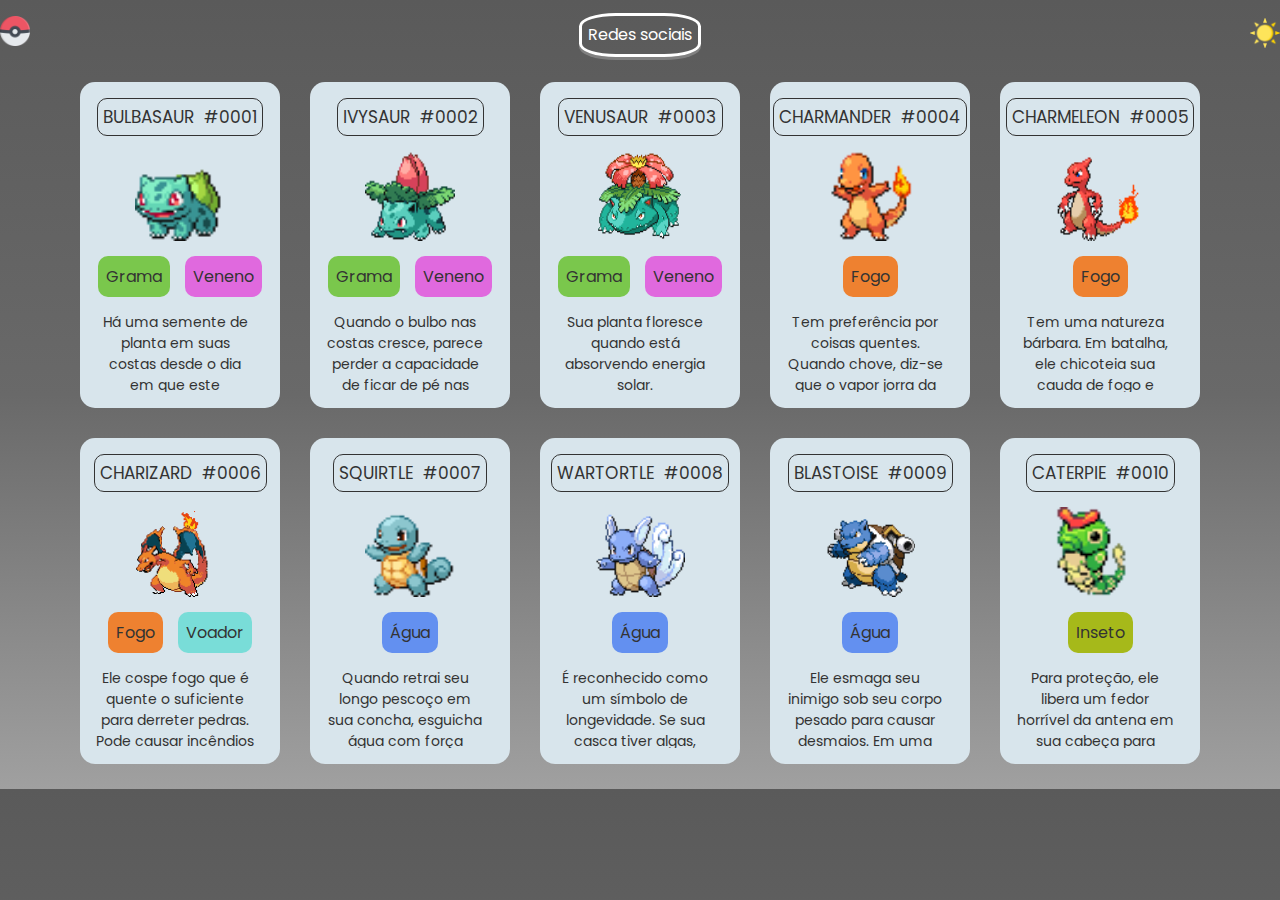
<file: index.html>
<!DOCTYPE html>
<html lang="en">

<head>
    <meta charset="UTF-8">
    <meta http-equiv="X-UA-Compatible" content="IE=edge">
    <meta name="viewport" content="width=device-width, initial-scale=1.0">
    <title>Trabalho Pokemon - Caik Lima Giordane</title>
    <link rel="preconnect" href="https://fonts.googleapis.com">
    <link rel="preconnect" href="https://fonts.gstatic.com" crossorigin>
    <link href="https://fonts.googleapis.com/css2?family=Poppins:wght@300;500;800&display=swap" rel="stylesheet">

    <link rel="stylesheet" href="./src/css/reset.css">

    <link rel="stylesheet" href="./src/css/main.css">

    <link rel="stylesheet" href="./src/css/scrollbar.css">

</head>

<body>
    <header>
        <a href="#">
            <img src="./src/imagens/pokemons/pokeball.png" alt="logo" class="logo">
        </a>
        <a href="http://127.0.0.1:5500/index1.html" class="redes">Redes sociais</a>
        <button id="bnt-alterar-tema">
            <img src="./src/imagens/pokemons/sun.png" alt="Sol" class="img-bnt">
        </button>
    </header>
    <main>
        <ul class="lista-pk">
            <li class="cartao-pk">
                <div class="informacoes">
                    <span>Bulbasaur</span>
                    <span>#0001</span>
                </div>

                <img src="./src/imagens/pokemons/bulbasaur.gif" alt="Bulbasaur" class="gif">

                <ul class="tipos">
                    <li class="tipo grama">Grama</li>
                    <li class=" tipo Veneno">Veneno</li>
                </ul>

                <p class="descricao">Há uma semente de planta em suas costas desde o dia em que este Pokémon nasceu. A
                    semente cresce lentamente.</p>
            </li>

            <li class="cartao-pk">
                <div class="informacoes">
                    <span>Ivysaur</span>
                    <span>#0002</span>
                </div>

                <img src="./src/imagens/pokemons/ivysaur.gif" alt="Ivysaur" class="gif">

                <ul class="tipos">
                    <li class="tipo grama">Grama</li>
                    <li class="tipo Veneno">Veneno</li>
                </ul>

                <p class="descricao">Quando o bulbo nas costas cresce, parece perder a capacidade de ficar de pé nas
                    patas traseiras.</p>

            </li>

            <li class="cartao-pk">
                <div class="informacoes">
                    <span>Venusaur</span>
                    <span>#0003</span>
                </div>

                <img src="./src/imagens/pokemons/venusaur.gif" alt="Venusaur" class="gif">

                <ul class="tipos">
                    <li class="tipo grama">Grama</li>
                    <li class="tipo Veneno">Veneno</li>
                </ul>

                <p class="descricao">Sua planta floresce quando está absorvendo energia solar.
                </p>

            </li>

            <li class="cartao-pk">
                <div class="informacoes">
                    <span>Charmander</span>
                    <span>#0004</span>
                </div>

                <img src="./src/imagens/pokemons/charmander.gif" alt="Charmander" class="gif">

                <ul class="tipos">
                    <li class="tipo Fogo">Fogo</li>
                </ul>

                <p class="descricao">Tem preferência por coisas quentes. Quando chove, diz-se que o vapor jorra da ponta
                    de sua cauda.
                </p>

            </li>

            <li class="cartao-pk">
                <div class="informacoes">
                    <span>Charmeleon</span>
                    <span>#0005</span>
                </div>

                <img src="./src/imagens/pokemons/charmeleon.gif" alt="Charmeleon" class="gif">

                <ul class="tipos">
                    <li class="tipo Fogo">Fogo</li>
                </ul>

                <p class="descricao">Tem uma natureza bárbara. Em batalha, ele chicoteia sua cauda de fogo e corta com
                    garras afiadas.
                </p>

            </li>

            <li class="cartao-pk">
                <div class="informacoes">
                    <span>Charizard</span>
                    <span>#0006</span>
                </div>

                <img src="./src/imagens/pokemons/charizard.gif" alt="Charizard" class="gif">

                <ul class="tipos">
                    <li class="tipo Fogo">Fogo</li>
                    <li class="tipo Voador">Voador</li>
                </ul>

                <p class="descricao">Ele cospe fogo que é quente o suficiente para derreter pedras. Pode causar
                    incêndios florestais soprando chamas.
                </p>

            </li>

            <li class="cartao-pk">
                <div class="informacoes">
                    <span>Squirtle</span>
                    <span>#0007</span>
                </div>

                <img src="./src/imagens/pokemons/squirtle.gif" alt="Squirtle" class="gif">

                <ul class="tipos">
                    <li class="tipo Agua">Água</li>
                </ul>

                <p class="descricao">Quando retrai seu longo pescoço em sua concha, esguicha água com força vigorosa.
                </p>

            </li>

            <li class="cartao-pk">
                <div class="informacoes">
                    <span>Wartortle</span>
                    <span>#0008</span>
                </div>

                <img src="./src/imagens/pokemons/wartortle.gif" alt="Wartortle" class="gif">

                <ul class="tipos">
                    <li class="tipo Agua">Água</li>
                </ul>

                <p class="descricao">É reconhecido como um símbolo de longevidade. Se sua casca tiver algas, aquele
                    Wartortle é muito velho.
                </p>

            </li>
            <li class="cartao-pk">
                <div class="informacoes">
                    <span>Blastoise</span>
                    <span>#0009</span>
                </div>

                <img src="./src/imagens/pokemons/blastoise.gif" alt="Blastoise" class="gif">

                <ul class="tipos">
                    <li class="tipo Agua">Água</li>
                </ul>

                <p class="descricao">Ele esmaga seu inimigo sob seu corpo pesado para causar desmaios. Em uma pitada,
                    ele se retirará para dentro de sua casca.
                </p>

            </li>
            <li class="cartao-pk">
                <div class="informacoes">
                    <span>Caterpie</span>
                    <span>#0010</span>
                </div>

                <img src="./src/imagens/pokemons/caterpie.gif" alt="Caterpie" class="gif">

                <ul class="tipos">
                    <li class="tipo Inseto">Inseto</li>
                </ul>

                <p class="descricao">Para proteção, ele libera um fedor horrível da antena em sua cabeça para afastar os
                    inimigos.
                </p>

            </li>
        </ul>
    </main>
    
    <script src="./src/js/index.js"></script>
</body>

</html>
</file>
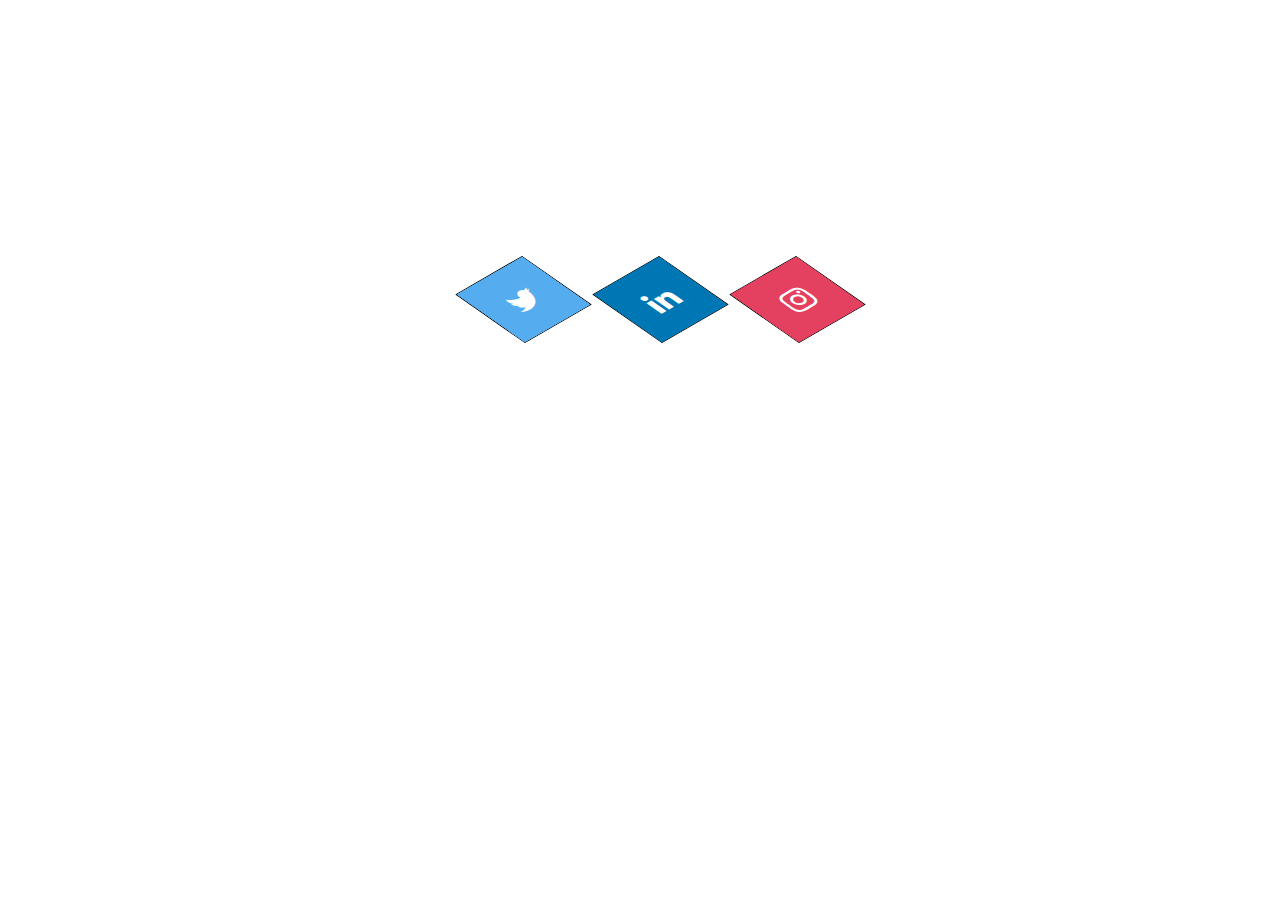
<file: index1.html>
<!DOCTYPE html>
<html lang="pt-br">
<head>
    <meta charset="UTF-8">
    <meta name="viewport" content="width=device-width, initial-scale=1.0">
    <meta name="author" content="Izabel Vidal">
    <title>Redes sociais: Caik Lima</title>
    <link rel="stylesheet" type="text/css" href="./src/css/style18.css">
    <link rel="stylesheet" href="https://stackpath.bootstrapcdn.com/font-awesome/4.7.0/css/font-awesome.min.css" integrity="sha384-wvfXpqpZZVQGK6TAh5PVlGOfQNHSoD2xbE+QkPxCAFlNEevoEH3Sl0sibVcOQVnN" crossorigin="anonymous">
</head>
<body>
    <ul>
        <li>
            <a href="https://twitter.com/caik_cako" target="_blank">
                <span></span>
                <span></span>
                <span></span>
                <span></span>
                <span class="fa fa-twitter" aria-hidden="true"></span>
            </a>
        </li>
        <li>
            <a href="https://www.linkedin.com/in/caik-giordane-626977271/" target="_blank">
                <span></span>
                <span></span>
                <span></span>
                <span></span>
                <span class="fa fa-linkedin" aria-hidden="true"></span>
            </a>
        </li>
        <li>
            <a href="https://www.instagram.com/_._cako/" target="_blank">
                <span></span>
                <span></span>
                <span></span>
                <span></span>
                <span class="fa fa-instagram" aria-hidden="true"></span>
            </a>
        </li>
    </ul>
    
</body>
</html>
</file>
<file: src/css/main.css>
body {
    font-family: 'Poppins', sans-serif;
    max-width: 1280px;
    margin: 0 auto;
    background-image: linear-gradient(to bottom, #5a5a5a,#696969, #a0a0a0);
    color: #333333;
    height: 100%;
}
body.modo-escuro {
    background-image: linear-gradient(to bottom, #212121, #3b3b3b);
    color: #f5f5f5;
}
header {
    display: flex;
    justify-content: space-between;
    align-items: center;
    padding-top:1%;
}
header .logo,
header .img-bnt {
    width: 30px;
    transition: 0.2s ease-in-out;
}
header .logo:hover,
header #bnt-alterar-tema:hover{
    transform: scale(1.05);
}
header #bnt-alterar-tema{
    background: none;
    border: none;
    cursor: pointer;
}
.redes{
    background-color: transparent;
    border: 3px solid ;
    border-radius: 30%;
    padding: 0.5%;
    color: white;
    text-decoration: none;
    box-shadow: 0 3px grey;
}
.redes:hover {
    color: rgb(80, 80, 80);
    background-color: white;
    transition: 0.3s ease-in-out;
    position: relative;
    top: 2px;
}
main {
    padding: 25px;
}
main .lista-pk {
    display: flex;
    flex-wrap: wrap;
    gap: 30px;
    justify-content: center;
}
main .cartao-pk {
    background-color: #d8e5ec;
    width: 200px;
    padding: 15px;
    display: flex;
    flex-direction: column;
    align-items: center;
    gap: 15px;
    border-radius: 15px;
    transition: 0.2s ease-in-out;
    text-align: center;
    border: 1px solid transparent;
}
main .cartao-pk:hover{
    background-color: #96d9d6;
    transform: scale(1.05);
    border: 1px solid rgb(0, 225, 255);
}
.modo-escuro .cartao-pk {
    background-color: #a8a8a8;
}

main .cartao-pk .informacoes{
    display: flex;
    justify-content: space-between;
    border: 1px solid #333333;
    border-radius: 10px;
}
main .cartao-pk .informacoes span{
    background-color: transparent;
    padding: 5px;
    text-transform: uppercase;
    font-size: 17px;
}
main .cartao-pk .gif {
    width: 90px;
    height: 90px;
}
main .cartao-pk .tipos {
    display: flex;
    gap:15px
}

main .cartao-pk .tipo{
    padding: 8px;
    border-radius: 10px;
}
.grama {
    background-color: #7ac74c;
}
.Veneno {
    background-color: #df67ddfb;
}
.Fogo {
    background-color: #ee8130;
}
.Agua {
    background-color: #6390f0;
}
.Inseto {
    background-color: #a6b91a;
}
.Voador {
    background-color: #79ddd8;
}

main .descricao {
    max-height: 80px;
    overflow-y: scroll;
    font-size: 14px;
    padding-right: 10px;
}
</file>
<file: src/css/scrollbar.css>
*::-webkit-scrollbar {
    width: 12px;
}

*::-webkit-scrollbar-track {
    background: #f1e9e9;
}

*::-webkit-scrollbar-thumb {
    background-color: #582965;
    border-radius: 10px;
    border: 3px solid #ffffff;
}
</file>
<file: src/css/style18.css>
ul{
    position: relative;
    margin: 0;
    display: flex;
    justify-content: center;
    padding-top: 20%;
}

ul li{
    position: relative;
    list-style: none;
    width: 75px;
    height: 75px;
    margin: 0 30px;
    transform: rotate(-30deg) skew(25deg);
    background: #ccc;
    border: 1px solid black;
}
ul li span{
    position: absolute;
    top: 0;
    left: 0;
    width: 100%;
    height: 100%;
    background: #000;
    transition: 0.5s;
    display: flex !important;
    align-items: center;
    justify-content: center;
    color: #fff;
    font-size: 30px !important;
}

ul li:hover span{
    box-shadow: -1px 1px 1px rgba(0,0,0,.1);
}

ul li:hover span:nth-child(5){
    transform: translate(40px, -40px);
    opacity: 1;
}

ul li:hover span:nth-child(4){
    transform: translate(30px, -30px);
    opacity: 0.8;
}

ul li:hover span:nth-child(3){
    transform: translate(20px, -20px);
    opacity: 0.6;
}

ul li:hover span:nth-child(2){
    transform: translate(10px, -10px);
    opacity: 0.4;
}

ul li:hover span:nth-child(1){
    transform: translate(0,0);
    opacity: .2;
}


ul li:nth-child(1) span{
    background: #55acee;
}

ul li:nth-child(2) span{
    background: #0077b5;
}

ul li:nth-child(3) span{
    background: #e4405f;
}
</file>
